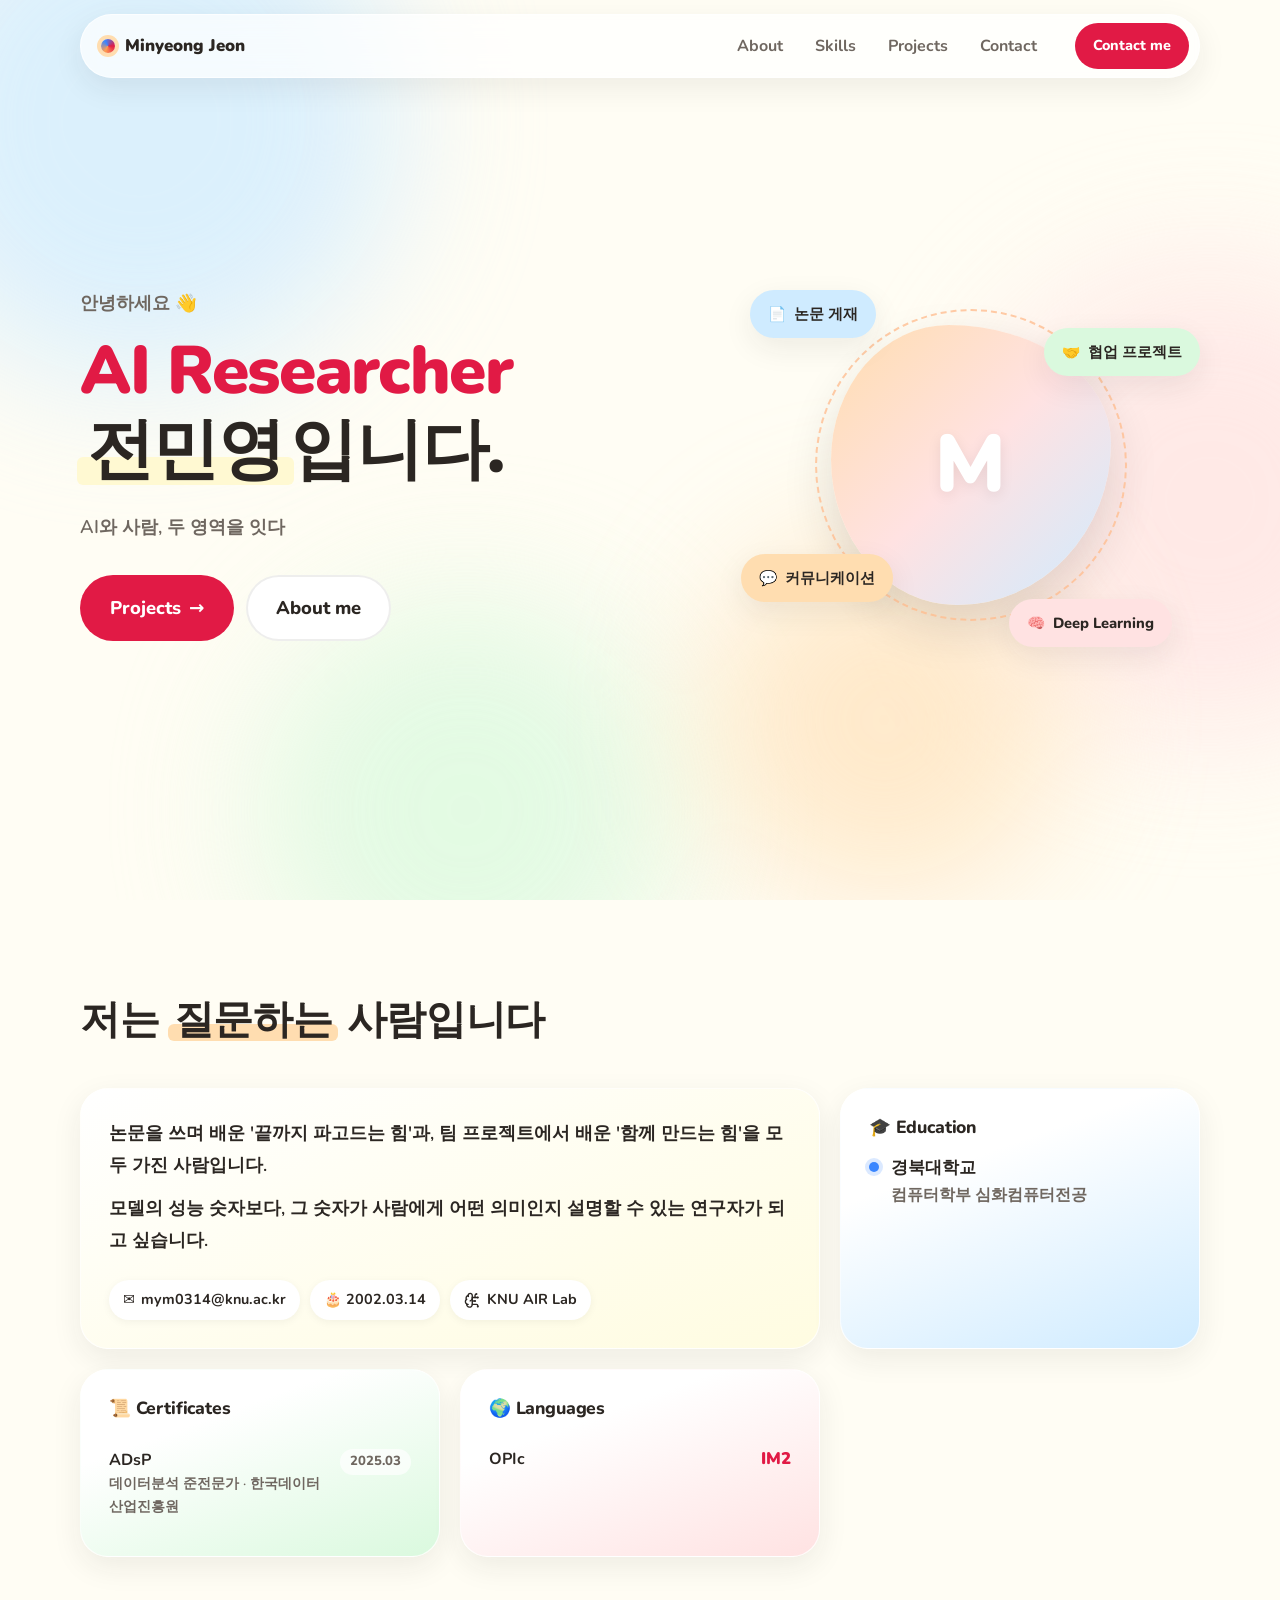
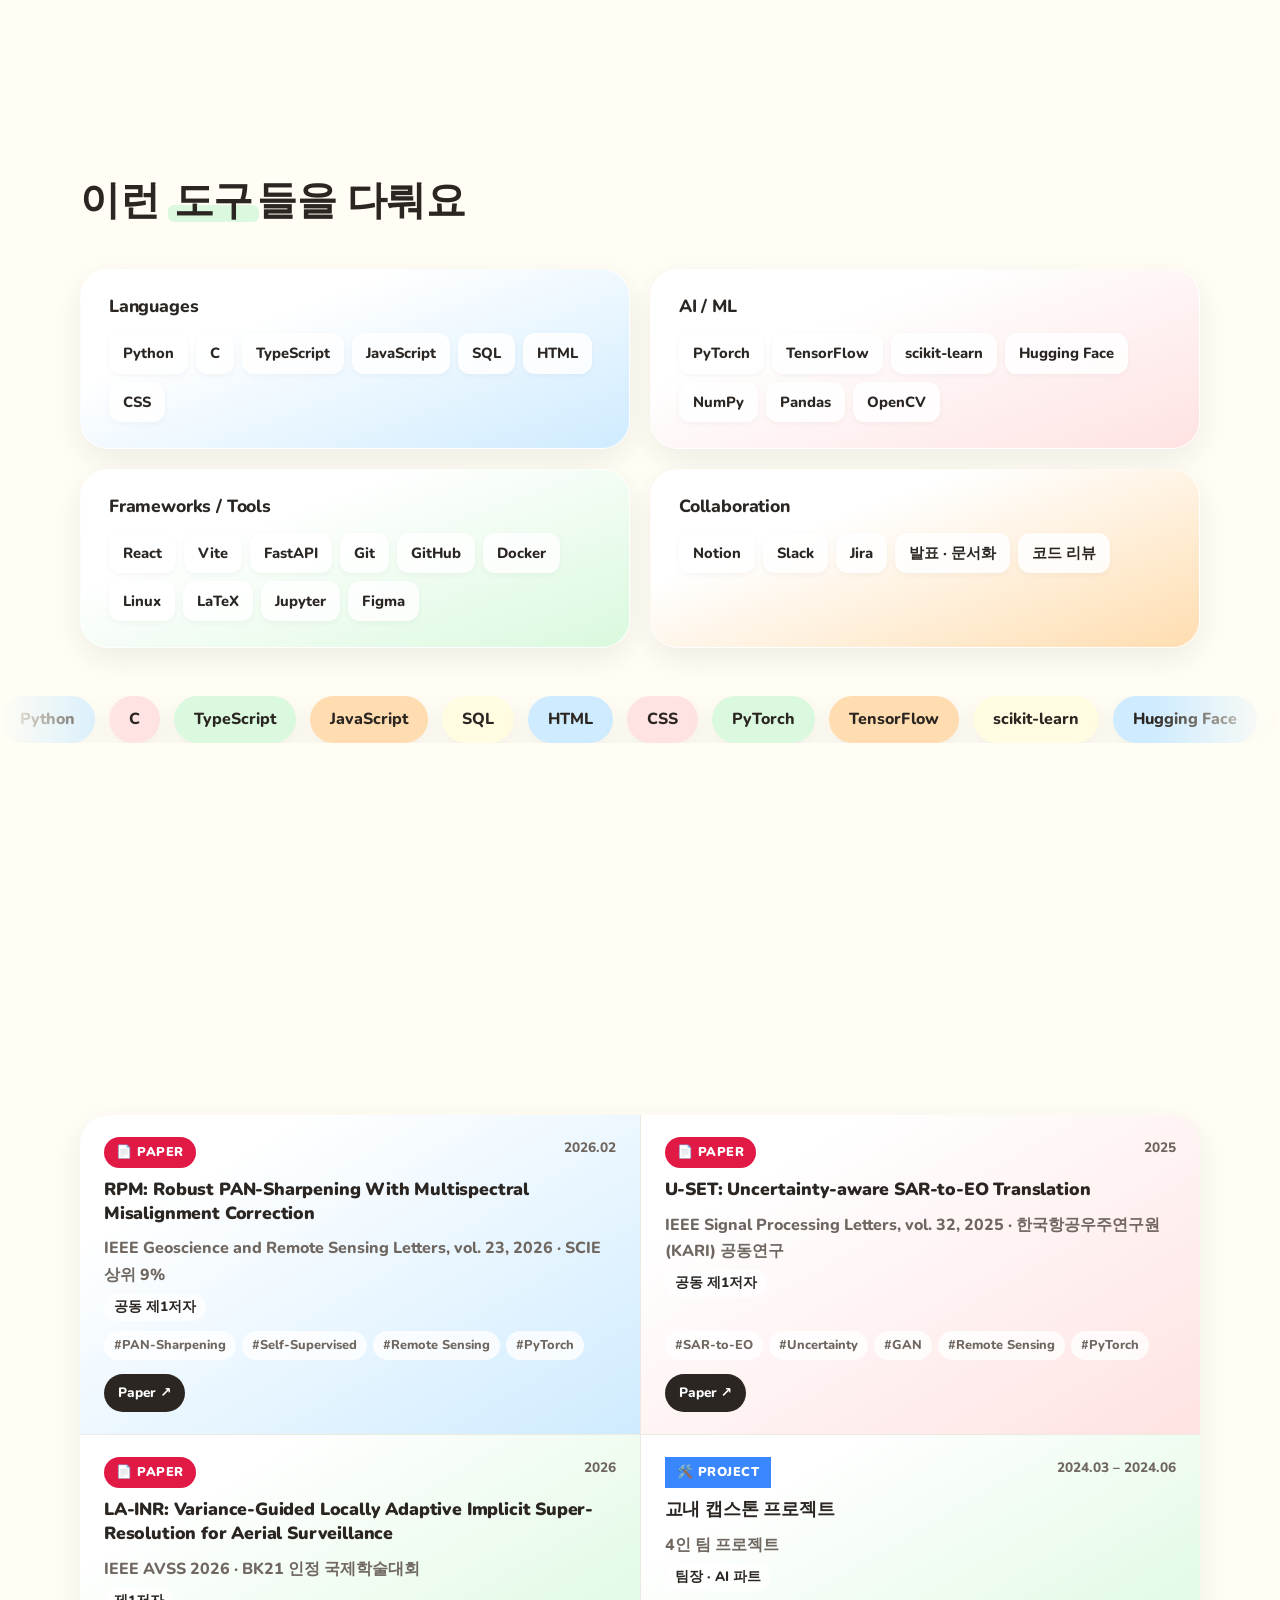
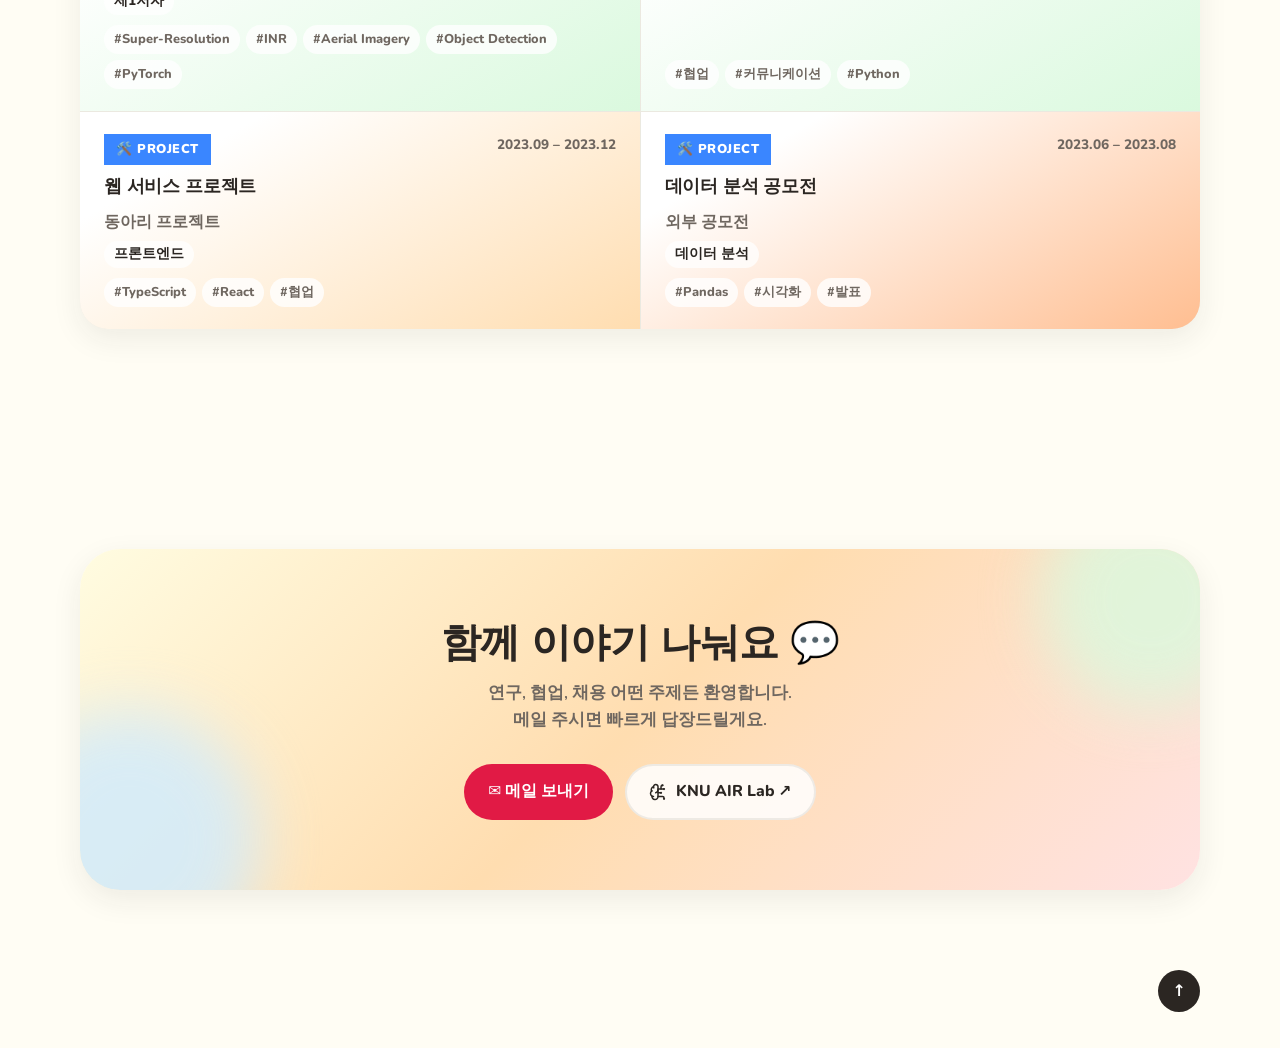
<file: index.html>
<!DOCTYPE html>
<html lang="ko">
<head>
  <meta charset="UTF-8" />
  <meta name="viewport" content="width=device-width, initial-scale=1.0, viewport-fit=cover" />
  <title>Portfolio</title>
  <meta name="description" content="AI 연구와 협업을 함께 담은 포트폴리오" />
  <link rel="icon" href="data:image/svg+xml,<svg xmlns='http://www.w3.org/2000/svg' viewBox='0 0 100 100'><circle cx='50' cy='50' r='46' fill='%23FFBE91'/><circle cx='50' cy='50' r='22' fill='%23E11A45'/></svg>" />

  <link rel="preconnect" href="https://fonts.googleapis.com" />
  <link rel="preconnect" href="https://fonts.gstatic.com" crossorigin />
  <link href="https://fonts.googleapis.com/css2?family=Nunito:wght@400;600;700;800;900&display=swap" rel="stylesheet" />
  <link rel="stylesheet" href="css/style.css?v=20261009d" />
</head>
<body>
  <div class="progress" aria-hidden="true"><span id="progressBar"></span></div>

  <div class="bg" aria-hidden="true">
    <span class="blob blob-1"></span>
    <span class="blob blob-2"></span>
    <span class="blob blob-3"></span>
    <span class="blob blob-4"></span>
  </div>
  <div class="cursor-glow" id="cursorGlow" aria-hidden="true"></div>

  <!-- ===== NAV ===== -->
  <header class="nav-wrap">
    <nav class="nav" aria-label="주요 메뉴">
      <a href="#top" class="nav-logo" id="navLogo"><span class="nav-dot"></span><span id="navName">Portfolio</span></a>
      <ul class="nav-links">
        <li><a href="#about" data-nav="about">About</a></li>
        <li><a href="#skills" data-nav="skills">Skills</a></li>
        <li><a href="#projects" data-nav="projects">Projects</a></li>
        <li><a href="#contact" data-nav="contact">Contact</a></li>
      </ul>
      <a class="btn btn-sm btn-accent" id="navResume" href="#contact">Contact me</a>
      <button class="nav-burger" id="navBurger" aria-label="메뉴 열기" aria-expanded="false">
        <span></span><span></span>
      </button>
    </nav>
  </header>

  <main id="top">
    <!-- ===== HERO ===== -->
    <section class="hero" id="hero">
      <div class="container hero-grid">
        <div class="hero-text">
          <p class="hero-hello reveal">안녕하세요 👋</p>
          <h1 class="hero-title reveal">
            <span class="line"><span class="roles"><span class="roles-inner" id="roleRotator"></span></span></span>
            <span class="line"><span class="mark mark-yellow" id="heroName">이름</span>입니다.</span>
          </h1>
          <p class="hero-tagline reveal" id="heroTagline"></p>
          <div class="hero-cta reveal">
            <a href="#projects" class="btn btn-lg btn-accent">Projects <span class="arrow">→</span></a>
            <a href="#about" class="btn btn-lg btn-ghost">About me</a>
          </div>
        </div>

        <div class="hero-visual reveal">
          <div class="avatar-card tilt" id="avatarCard">
            <div class="avatar" id="avatar"></div>
            <div class="avatar-ring"></div>
          </div>
          <div class="stickers" id="stickers"></div>
        </div>
      </div>
    </section>

    <!-- ===== ABOUT ===== -->
    <section class="section" id="about">
      <div class="container">
        <div class="section-head reveal">
          <h2>저는 <span class="mark mark-peach">질문하는</span> 사람입니다</h2>
        </div>

        <div class="about-grid">
          <div class="about-intro card card-cream reveal">
            <div class="about-intro-text" id="aboutIntro"></div>
            <ul class="about-meta" id="aboutMeta"></ul>
          </div>

          <div class="card card-sky reveal">
            <h3 class="card-title">🎓 Education</h3>
            <ul class="timeline" id="educationList"></ul>
          </div>

          <div class="card card-mint reveal">
            <h3 class="card-title">📜 Certificates</h3>
            <ul class="plain-list" id="certList"></ul>
          </div>

          <div class="card card-pink reveal">
            <h3 class="card-title">🌍 Languages</h3>
            <ul class="plain-list" id="langList"></ul>
          </div>

          <div class="card card-peach reveal" id="awardsCard">
            <h3 class="card-title">🏆 Awards</h3>
            <ul class="plain-list" id="awardList"></ul>
          </div>
        </div>
      </div>
    </section>

    <!-- ===== SKILLS ===== -->
    <section class="section" id="skills">
      <div class="container">
        <div class="section-head reveal">
          <h2>이런 <span class="mark mark-mint">도구</span>들을 다뤄요</h2>
        </div>
        <div class="skills-grid" id="skillsGrid"></div>
      </div>
      <div class="marquee reveal" aria-hidden="true">
        <div class="marquee-track" id="marqueeTrack"></div>
      </div>
    </section>

    <!-- ===== PROJECTS ===== -->
    <section class="section" id="projects">
      <div class="container">
        <div class="section-head reveal">
          <h2>연구와 <span class="mark mark-pink">협업</span>의 기록</h2>
          <div class="filters" id="filters" role="tablist">
            <button class="chip is-active" data-filter="all" role="tab">전체</button>
            <button class="chip" data-filter="paper" role="tab">📄 논문</button>
            <button class="chip" data-filter="project" role="tab">🛠️ 프로젝트</button>
          </div>
        </div>

        <div class="projects-grid" id="projectsGrid"></div>
      </div>
    </section>

    <!-- ===== CONTACT ===== -->
    <section class="section contact" id="contact">
      <div class="container">
        <div class="contact-card reveal">
          <h2>함께 이야기 나눠요 <span class="wave">💬</span></h2>
          <p>연구, 협업, 채용 어떤 주제든 환영합니다.<br />메일 주시면 빠르게 답장드릴게요.</p>
          <div class="contact-links" id="contactLinks"></div>
        </div>
      </div>
    </section>
  </main>

  <footer class="footer">
    <div class="container">
      <a href="#top" class="to-top" aria-label="맨 위로">↑</a>
    </div>
  </footer>

  <script src="js/data.js?v=20261009d"></script>
  <script src="js/main.js?v=20261009d"></script>
</body>
</html>
</file>
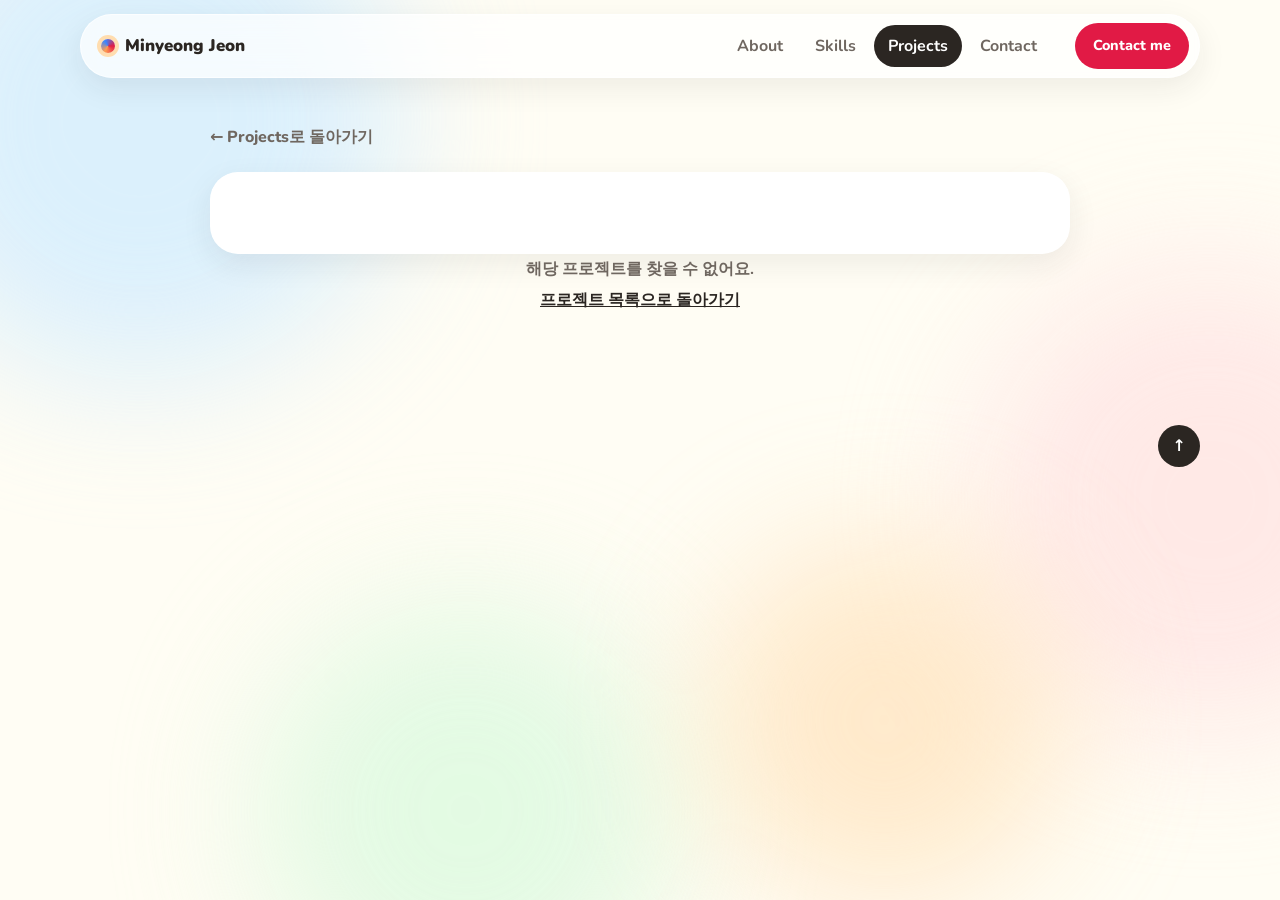
<file: project.html>
<!DOCTYPE html>
<html lang="ko">
<head>
  <meta charset="UTF-8" />
  <meta name="viewport" content="width=device-width, initial-scale=1.0, viewport-fit=cover" />
  <title>Project | Portfolio</title>
  <meta name="description" content="프로젝트 상세" />
  <link rel="icon" href="data:image/svg+xml,<svg xmlns='http://www.w3.org/2000/svg' viewBox='0 0 100 100'><circle cx='50' cy='50' r='46' fill='%23FFBE91'/><circle cx='50' cy='50' r='22' fill='%23E11A45'/></svg>" />

  <link rel="preconnect" href="https://fonts.googleapis.com" />
  <link rel="preconnect" href="https://fonts.gstatic.com" crossorigin />
  <link href="https://fonts.googleapis.com/css2?family=Nunito:wght@400;600;700;800;900&display=swap" rel="stylesheet" />
  <link rel="stylesheet" href="css/style.css?v=20261009d" />
</head>
<body class="page-detail">
  <div class="bg" aria-hidden="true">
    <span class="blob blob-1"></span>
    <span class="blob blob-2"></span>
    <span class="blob blob-3"></span>
    <span class="blob blob-4"></span>
  </div>

  <!-- ===== NAV ===== -->
  <header class="nav-wrap">
    <nav class="nav" aria-label="주요 메뉴">
      <a href="index.html" class="nav-logo"><span class="nav-dot"></span><span id="navName">Portfolio</span></a>
      <ul class="nav-links">
        <li><a href="index.html#about" data-nav="about">About</a></li>
        <li><a href="index.html#skills" data-nav="skills">Skills</a></li>
        <li><a href="index.html#projects" data-nav="projects" class="is-active">Projects</a></li>
        <li><a href="index.html#contact" data-nav="contact">Contact</a></li>
      </ul>
      <a class="btn btn-sm btn-accent" href="index.html#contact">Contact me</a>
      <button class="nav-burger" id="navBurger" aria-label="메뉴 열기" aria-expanded="false">
        <span></span><span></span>
      </button>
    </nav>
  </header>

  <main>
    <section class="section detail">
      <div class="container detail-container">
        <a href="index.html#projects" class="back-link">← Projects로 돌아가기</a>

        <article id="detail" class="detail-card card"></article>

        <p id="notFound" class="detail-empty" hidden>
          해당 프로젝트를 찾을 수 없어요.<br />
          <a href="index.html#projects">프로젝트 목록으로 돌아가기</a>
        </p>
      </div>
    </section>
  </main>

  <footer class="footer">
    <div class="container">
      <a href="#top" class="to-top" aria-label="맨 위로">↑</a>
    </div>
  </footer>

  <script src="js/data.js?v=20261009d"></script>
  <script src="js/project.js?v=20261009d"></script>
</body>
</html>
</file>
<file: css/style.css>
/* ============================================================
   Pastel Portfolio — style.css
   색상은 :root 변수만 바꾸면 전체에 반영됩니다.
   ============================================================ */

/* 나눔스퀘어라운드 (네이버 공식 웹폰트) — 굵기별 매핑 */
@font-face { font-family: "NanumSquareRound"; font-weight: 300; font-display: swap;
  src: url(https://hangeul.pstatic.net/hangeul_static/webfont/NanumSquareRound/NanumSquareRoundL.woff2) format("woff2"), url(https://hangeul.pstatic.net/hangeul_static/webfont/NanumSquareRound/NanumSquareRoundL.woff) format("woff"); }
@font-face { font-family: "NanumSquareRound"; font-weight: 400; font-display: swap;
  src: url(https://hangeul.pstatic.net/hangeul_static/webfont/NanumSquareRound/NanumSquareRoundR.woff2) format("woff2"), url(https://hangeul.pstatic.net/hangeul_static/webfont/NanumSquareRound/NanumSquareRoundR.woff) format("woff"); }
@font-face { font-family: "NanumSquareRound"; font-weight: 600 700; font-display: swap;
  src: url(https://hangeul.pstatic.net/hangeul_static/webfont/NanumSquareRound/NanumSquareRoundB.woff2) format("woff2"), url(https://hangeul.pstatic.net/hangeul_static/webfont/NanumSquareRound/NanumSquareRoundB.woff) format("woff"); }
@font-face { font-family: "NanumSquareRound"; font-weight: 800 900; font-display: swap;
  src: url(https://hangeul.pstatic.net/hangeul_static/webfont/NanumSquareRound/NanumSquareRoundEB.woff2) format("woff2"), url(https://hangeul.pstatic.net/hangeul_static/webfont/NanumSquareRound/NanumSquareRoundEB.woff) format("woff"); }

:root {
  /* 파스텔 */
  --sky: #CFEBFF;
  --cream: #FFFCE1;
  --peach: #FFDDB0;
  --orange: #FFBE91;
  --pink: #FFE2E2;
  --mint: #DAF9DE;
  --olive: #BABF94;
  --taupe: #D2C4B4;

  /* 강조 */
  --crimson: #E11A45;
  --tangerine: #FF9D50;
  --blue: #3A86FF;
  --coral: #FF5B5B;

  /* 기본 */
  --bg: #FFFDF4;
  --ink: #2B2622;
  --ink-soft: #6F6760;
  --line: rgba(43, 38, 34, 0.08);
  --card: #FFFFFF;

  --font: "Nunito", "NanumSquareRound", "Apple SD Gothic Neo", "Pretendard", system-ui, sans-serif;
  --radius-lg: 28px;
  --radius-md: 20px;
  --radius-sm: 14px;
  --shadow: 0 10px 30px rgba(43, 38, 34, 0.08);
  --shadow-hover: 0 22px 50px rgba(43, 38, 34, 0.14);
  --ease: cubic-bezier(.2,.8,.2,1);
  --nav-h: 64px;
}

*, *::before, *::after { box-sizing: border-box; }
html { scroll-behavior: smooth; scroll-padding-top: calc(var(--nav-h) + 24px); }
body {
  margin: 0;
  font-family: var(--font);
  color: var(--ink);
  background: var(--bg);
  line-height: 1.65;
  -webkit-font-smoothing: antialiased;
  overflow-x: hidden;
}
a { color: inherit; text-decoration: none; }
ul { list-style: none; margin: 0; padding: 0; }
h1, h2, h3 { margin: 0; line-height: 1.2; letter-spacing: -0.01em; }
h2 { font-size: clamp(1.7rem, 3.4vw, 2.5rem); font-weight: 800; }
h3 { font-size: 1.1rem; font-weight: 800; }
p { margin: 0; }
button { font-family: inherit; cursor: pointer; }
::selection { background: var(--peach); color: var(--ink); }

.container { width: min(1120px, 100% - 40px); margin-inline: auto; }
@media (max-width: 600px) { .container { width: min(1120px, 100% - 32px); } }

/* ---------- 배경 블롭 ---------- */
.bg { position: fixed; inset: 0; z-index: -1; overflow: hidden; pointer-events: none; }
.blob {
  position: absolute; border-radius: 50%; filter: blur(70px); opacity: .75;
  animation: drift 22s ease-in-out infinite alternate;
}
.blob-1 { width: 520px; height: 520px; background: var(--sky);   top: -140px; left: -120px; }
.blob-2 { width: 460px; height: 460px; background: var(--pink);  top: 30%;  right: -160px; animation-delay: -6s; animation-duration: 26s; }
.blob-3 { width: 420px; height: 420px; background: var(--mint);  bottom: -120px; left: 20%; animation-delay: -12s; animation-duration: 30s; }
.blob-4 { width: 360px; height: 360px; background: var(--peach); top: 60%; left: 55%; animation-delay: -3s; animation-duration: 24s; opacity: .6; }
@keyframes drift {
  0%   { transform: translate(0, 0) scale(1); }
  50%  { transform: translate(60px, -40px) scale(1.08); }
  100% { transform: translate(-40px, 50px) scale(.96); }
}

.cursor-glow {
  position: fixed; width: 340px; height: 340px; border-radius: 50%;
  background: radial-gradient(circle, rgba(255,190,145,.35), rgba(255,190,145,0) 65%);
  pointer-events: none; z-index: 0; transform: translate(-50%, -50%);
  left: -999px; top: -999px; transition: left .25s var(--ease), top .25s var(--ease);
}

/* ---------- 상단 진행바 ---------- */
.progress { position: fixed; top: 0; left: 0; right: 0; height: 4px; z-index: 60; background: transparent; }
.progress span {
  display: block; height: 100%; width: 0%;
  background: linear-gradient(90deg, var(--blue), var(--tangerine), var(--crimson));
  border-radius: 0 4px 4px 0; transition: width .1s linear;
}

/* ---------- 네비 ---------- */
.nav-wrap { position: sticky; top: 14px; z-index: 50; padding-inline: 20px; }
.nav {
  width: min(1120px, 100%); margin-inline: auto; height: var(--nav-h);
  display: flex; align-items: center; gap: 24px;
  padding: 0 10px 0 20px;
  background: rgba(255, 255, 255, .72);
  backdrop-filter: blur(14px); -webkit-backdrop-filter: blur(14px);
  border: 1px solid rgba(255,255,255,.7);
  border-radius: 999px; box-shadow: var(--shadow);
  position: relative;
}
.nav-logo { display: flex; align-items: center; gap: 10px; font-weight: 900; font-size: 1.05rem; }
.nav-dot {
  width: 14px; height: 14px; border-radius: 50%;
  background: conic-gradient(from 90deg, var(--crimson), var(--tangerine), var(--blue), var(--crimson));
  box-shadow: 0 0 0 4px var(--peach);
  animation: spin 6s linear infinite;
}
@keyframes spin { to { transform: rotate(360deg); } }
.nav-links { display: flex; gap: 4px; margin-left: auto; }
.nav-links a {
  display: inline-block; padding: 8px 14px; border-radius: 999px; font-weight: 700; color: var(--ink-soft);
  transition: background .25s var(--ease), color .25s var(--ease);
}
.nav-links a:hover { background: var(--cream); color: var(--ink); }
.nav-links a[data-nav="about"]:hover    { background: var(--peach); }
.nav-links a[data-nav="skills"]:hover   { background: var(--mint); }
.nav-links a[data-nav="projects"]:hover { background: var(--pink); }
.nav-links a[data-nav="contact"]:hover  { background: var(--sky); }
.nav-links a.is-active { background: var(--ink); color: #fff; }
.nav-burger { display: none; width: 44px; height: 44px; border: 0; background: transparent; border-radius: 50%; flex-direction: column; gap: 6px; align-items: center; justify-content: center; }
.nav-burger span { width: 22px; height: 2.5px; background: var(--ink); border-radius: 2px; transition: transform .3s var(--ease); }
.nav-burger[aria-expanded="true"] span:first-child { transform: translateY(4px) rotate(45deg); }
.nav-burger[aria-expanded="true"] span:last-child { transform: translateY(-4px) rotate(-45deg); }

@media (max-width: 760px) {
  .nav { gap: 10px; }
  .nav-burger { display: flex; margin-left: auto; }
  .nav .btn-sm { display: none; }
  .nav-links {
    position: absolute; top: calc(100% + 10px); left: 0; right: 0;
    flex-direction: column; padding: 10px; margin: 0;
    background: rgba(255,255,255,.95); backdrop-filter: blur(14px);
    border-radius: var(--radius-md); box-shadow: var(--shadow);
    opacity: 0; transform: translateY(-8px); pointer-events: none;
    transition: opacity .25s var(--ease), transform .25s var(--ease);
  }
  .nav-links.is-open { opacity: 1; transform: none; pointer-events: auto; }
  .nav-links a { display: block; padding: 12px 16px; }
}

/* ---------- 버튼 / 칩 ---------- */
.btn {
  display: inline-flex; align-items: center; gap: 8px;
  padding: 13px 22px; border-radius: 999px; font-weight: 800; font-size: .98rem;
  border: 2px solid transparent; transition: transform .25s var(--ease), box-shadow .25s var(--ease), background .25s var(--ease);
}
.btn:hover { transform: translateY(-3px); box-shadow: var(--shadow-hover); }
.btn:active { transform: translateY(0) scale(.98); }
.btn-accent { background: var(--crimson); color: #fff; }
.btn-accent:hover { background: #c8143c; }
.btn-ghost { background: #fff; color: var(--ink); border-color: var(--line); }
.btn-sm { padding: 9px 16px; font-size: .9rem; }
.btn-lg { padding: 16px 28px; font-size: 1.15rem; }
.btn .arrow { transition: transform .25s var(--ease); }
.btn:hover .arrow { transform: translateX(4px); }

.chip {
  padding: 8px 16px; border-radius: 999px; border: 2px solid transparent;
  background: #fff; color: var(--ink-soft); font-weight: 700; font-size: .92rem;
  transition: all .25s var(--ease);
}
.chip:hover { border-color: var(--taupe); color: var(--ink); transform: translateY(-2px); }
.chip.is-active { background: var(--ink); color: #fff; }

.eyebrow {
  display: inline-block; padding: 6px 14px; border-radius: 999px;
  font-size: .82rem; font-weight: 800; letter-spacing: .04em; text-transform: uppercase;
  margin-bottom: 14px; color: var(--ink);
}
.eyebrow-sky { background: var(--sky); } .eyebrow-mint { background: var(--mint); }
.eyebrow-pink { background: var(--pink); } .eyebrow-peach { background: var(--peach); }

/* 연구실 링크 아이콘 */
.icon-lab { width: 1.15em; height: 1.15em; vertical-align: -0.2em; flex-shrink: 0; }

/* 형광펜 강조 */
.mark { position: relative; display: inline-block; z-index: 0; padding: 0 .1em; }
.mark::after {
  content: ""; position: absolute; left: -.05em; right: -.05em; bottom: .08em; height: .42em;
  border-radius: 6px; z-index: -1; transform: scaleX(0); transform-origin: left;
  transition: transform .6s var(--ease) .2s;
}
.is-visible .mark::after, .hero .mark::after { transform: scaleX(1); }
.mark-sky::after { background: var(--sky); } .mark-peach::after { background: var(--peach); }
.mark-mint::after { background: var(--mint); } .mark-pink::after { background: var(--pink); }
.mark-orange::after { background: var(--orange); }
.mark-yellow::after { background: #FFF9D2; }

/* 데스크톱(마우스 환경)에서만 섹션 단위 스크롤 스냅. proximity 라 긴 섹션 안에서는 자유롭게 스크롤 */
@media (min-width: 1024px) and (pointer: fine) and (prefers-reduced-motion: no-preference) {
  html { scroll-snap-type: y proximity; }
  .hero, .section { scroll-snap-align: start; }
}

/* ---------- 섹션 공통 ---------- */
.section { padding: 110px 0; position: relative; }
.section-head { margin-bottom: 44px; }
.section-head h2 { margin-bottom: 8px; }

/* 스크롤 리빌 */
.reveal { opacity: 0; transform: translateY(28px); transition: opacity .8s var(--ease), transform .8s var(--ease); }
.reveal.is-visible { opacity: 1; transform: none; }
/* 섹션 큰 제목은 위에서 아래로 내려오며 나타남 (부모 .reveal 은 이동 없이 페이드만) */
.section-head.reveal, .contact-card.reveal { transform: none; }
.section-head h2, .contact-card h2 {
  opacity: 0; transform: translateY(-26px); clip-path: inset(0 0 100% 0);
  transition: opacity .9s var(--ease) .1s, transform .9s var(--ease) .1s, clip-path .9s var(--ease) .1s;
}
.section-head.is-visible h2, .contact-card.is-visible h2 { opacity: 1; transform: none; clip-path: inset(-0.2em 0 -0.3em 0); }
.reveal[data-delay="1"] { transition-delay: .1s; }
.reveal[data-delay="2"] { transition-delay: .2s; }
.reveal[data-delay="3"] { transition-delay: .3s; }
.reveal[data-delay="4"] { transition-delay: .4s; }

/* ---------- 카드 ---------- */
.card {
  background: var(--card); border-radius: var(--radius-lg); padding: 28px;
  box-shadow: var(--shadow); border: 1px solid rgba(255,255,255,.8);
  transition: transform .35s var(--ease), box-shadow .35s var(--ease);
}
.card:hover { transform: translateY(-6px); box-shadow: var(--shadow-hover); }
.card-title { margin-bottom: 16px; display: flex; align-items: center; gap: 8px; }
.card-cream { background: linear-gradient(160deg, #fff, var(--cream)); }
.card-sky   { background: linear-gradient(160deg, #fff 30%, var(--sky)); }
.card-mint  { background: linear-gradient(160deg, #fff 30%, var(--mint)); }
.card-pink  { background: linear-gradient(160deg, #fff 30%, var(--pink)); }
.card-peach { background: linear-gradient(160deg, #fff 30%, var(--peach)); }

/* ---------- HERO ---------- */
.hero { min-height: calc(100vh - var(--nav-h) - 14px); display: flex; align-items: center; padding: 60px 0 80px; position: relative; }
.hero-grid { display: grid; grid-template-columns: 1.15fr .85fr; gap: 40px; align-items: center; }
.hero-hello { font-weight: 800; color: var(--ink-soft); font-size: 1.1rem; margin-bottom: 14px; }
.hero-title { font-size: clamp(2.3rem, 5.6vw, 4.2rem); font-weight: 900; line-height: 1.18; letter-spacing: -0.02em; }
.hero-title .line { display: block; }
.roles { display: inline-block; height: 1.18em; overflow: hidden; vertical-align: bottom; color: var(--crimson); }
.roles-inner { display: block; transition: transform .6s var(--ease); }
.roles-inner span { display: block; height: 1.18em; line-height: 1.18em; white-space: nowrap; }
.hero-tagline { margin-top: 22px; font-size: 1.15rem; color: var(--ink-soft); max-width: 520px; font-weight: 600; }
.hero-cta { margin-top: 32px; display: flex; gap: 12px; flex-wrap: wrap; }

.hero-visual { position: relative; display: flex; justify-content: center; align-items: center; min-height: 380px; }
.avatar-card { position: relative; width: 280px; height: 280px; }
.avatar {
  width: 100%; height: 100%; border-radius: 42% 58% 55% 45% / 48% 42% 58% 52%;
  background: linear-gradient(135deg, var(--peach), var(--pink) 50%, var(--sky));
  display: flex; align-items: center; justify-content: center;
  font-size: 5rem; font-weight: 900; color: #fff; text-shadow: 0 4px 14px rgba(0,0,0,.08);
  overflow: hidden; box-shadow: var(--shadow-hover);
  animation: morph 10s ease-in-out infinite;
}
.avatar img { width: 100%; height: 100%; object-fit: cover; }
.avatar-ring {
  position: absolute; inset: -16px; border-radius: 50%; border: 2.5px dashed var(--orange);
  animation: spin 28s linear infinite; opacity: .8; pointer-events: none;
}
@keyframes morph {
  0%,100% { border-radius: 42% 58% 55% 45% / 48% 42% 58% 52%; }
  50%     { border-radius: 58% 42% 45% 55% / 42% 58% 42% 58%; }
}
.stickers { position: absolute; inset: 0; pointer-events: none; }
.sticker {
  position: absolute; display: inline-flex; align-items: center; gap: 8px;
  padding: 10px 16px; border-radius: 999px; font-weight: 800; font-size: .92rem;
  background: #fff; box-shadow: var(--shadow); border: 2px solid transparent;
  animation: float 5s ease-in-out infinite; pointer-events: auto;
  transition: transform .3s var(--ease);
}
.sticker:hover { transform: scale(1.08) rotate(-3deg) !important; }
.sticker-sky { background: var(--sky); } .sticker-mint { background: var(--mint); }
.sticker-peach { background: var(--peach); } .sticker-pink { background: var(--pink); }
.sticker-orange { background: var(--orange); } .sticker-cream { background: var(--cream); }
.sticker:nth-child(1) { top: 4%;  left: 2%;  animation-delay: 0s; }
.sticker:nth-child(2) { top: 14%; right: 0%; animation-delay: -1.5s; }
.sticker:nth-child(3) { bottom: 14%; left: 0%; animation-delay: -3s; }
.sticker:nth-child(4) { bottom: 2%; right: 6%; animation-delay: -4.5s; }
@keyframes float { 0%,100% { transform: translateY(0) rotate(-2deg); } 50% { transform: translateY(-12px) rotate(2deg); } }


@media (max-width: 900px) {
  .hero-grid { grid-template-columns: 1fr; }
  .hero-visual { order: -1; min-height: 320px; }
  .avatar-card { width: 220px; height: 220px; }
  .avatar { font-size: 4rem; }
  .hero { padding: 30px 0 80px; min-height: auto; }
}

/* ---------- ABOUT ---------- */
.about-grid { display: grid; grid-template-columns: repeat(3, 1fr); gap: 20px; }
.about-intro { grid-column: span 2; display: flex; flex-direction: column; justify-content: space-between; gap: 24px; }
.about-intro-text p { font-size: 1.12rem; font-weight: 600; line-height: 1.8; }
.about-intro-text p + p { margin-top: 10px; }
.about-meta { display: flex; flex-wrap: wrap; gap: 10px; }
.about-meta li { display: inline-flex; align-items: center; gap: 6px; padding: 8px 14px; border-radius: 999px; background: #fff; box-shadow: 0 2px 8px rgba(0,0,0,.05); font-weight: 700; font-size: .9rem; }
.about-meta li a:hover { color: var(--blue); }
#awardsCard { grid-column: span 3; }
#awardsCard .plain-list { display: grid; grid-template-columns: repeat(auto-fill, minmax(260px, 1fr)); gap: 10px; }
#awardsCard .plain-list li { background: rgba(255,255,255,.65); border-radius: var(--radius-sm); padding: 12px 16px; }

.timeline li { position: relative; padding-left: 22px; padding-bottom: 16px; }
.timeline li::before { content: ""; position: absolute; left: 0; top: 8px; width: 10px; height: 10px; border-radius: 50%; background: var(--blue); box-shadow: 0 0 0 4px rgba(58,134,255,.18); }
.timeline li::after { content: ""; position: absolute; left: 4.5px; top: 22px; bottom: 0; width: 1.5px; background: var(--line); }
.timeline li:last-child::after { display: none; }
.timeline strong { display: block; font-size: 1.05rem; }
.timeline .sub { color: var(--ink-soft); font-weight: 600; }
.timeline .period, .plain-list .period { display: inline-block; margin-top: 4px; font-size: .82rem; font-weight: 800; color: var(--ink-soft); background: rgba(255,255,255,.7); padding: 2px 10px; border-radius: 999px; }

.plain-list li { display: flex; justify-content: space-between; align-items: baseline; gap: 10px; padding: 10px 0; border-bottom: 1.5px dashed var(--line); }
.plain-list li:last-child { border-bottom: 0; }
.plain-list strong { font-size: 1rem; }
.plain-list .sub { display: block; font-size: .85rem; color: var(--ink-soft); font-weight: 600; }
.plain-list .score { font-weight: 900; color: var(--crimson); font-size: 1.05rem; white-space: nowrap; }
.plain-list .empty { color: var(--ink-soft); font-weight: 600; }

@media (max-width: 900px) {
  .about-grid { grid-template-columns: 1fr 1fr; }
  .about-intro { grid-column: span 2; }
  #awardsCard { grid-column: span 2; }
}
@media (max-width: 600px) {
  .about-grid { grid-template-columns: 1fr; }
  .about-intro, #awardsCard { grid-column: span 1; }
  .card { padding: 22px; }
}

/* ---------- SKILLS ---------- */
.skills-grid { display: grid; grid-template-columns: repeat(2, 1fr); gap: 20px; }
.skill-card { padding: 26px 28px; }
.skill-card .card-title { justify-content: space-between; }
.skill-count { font-size: .8rem; font-weight: 800; color: var(--ink-soft); background: rgba(255,255,255,.7); padding: 2px 10px; border-radius: 999px; }
.skill-tags { display: flex; flex-wrap: wrap; gap: 8px; }
.skill-tag {
  padding: 8px 14px; border-radius: 12px; background: rgba(255,255,255,.85); font-weight: 800; font-size: .92rem;
  box-shadow: 0 2px 6px rgba(0,0,0,.04); transition: transform .25s var(--ease), background .25s var(--ease), color .25s var(--ease);
}
.skill-tag:hover { transform: translateY(-3px) rotate(-1.5deg); background: var(--ink); color: #fff; }
@media (max-width: 760px) { .skills-grid { grid-template-columns: 1fr; } }

.marquee { margin-top: 48px; overflow: hidden; -webkit-mask-image: linear-gradient(90deg, transparent, #000 10%, #000 90%, transparent); mask-image: linear-gradient(90deg, transparent, #000 10%, #000 90%, transparent); }
.marquee-track { display: flex; gap: 14px; width: max-content; animation: marquee 40s linear infinite; }
.marquee:hover .marquee-track { animation-play-state: paused; }
.marquee-item { padding: 10px 20px; border-radius: 999px; font-weight: 800; font-size: 1rem; white-space: nowrap; background: #fff; box-shadow: var(--shadow); }
.marquee-item:nth-child(5n+1) { background: var(--sky); }
.marquee-item:nth-child(5n+2) { background: var(--pink); }
.marquee-item:nth-child(5n+3) { background: var(--mint); }
.marquee-item:nth-child(5n+4) { background: var(--peach); }
.marquee-item:nth-child(5n+5) { background: var(--cream); }
@keyframes marquee { to { transform: translateX(-50%); } }

/* ---------- PROJECTS ---------- */
.filters { display: flex; gap: 8px; flex-wrap: wrap; margin-top: 20px; }
/* 카드 2열, 서로 맞닿게. 1px 간격 뒤로 비치는 배경이 구분선 역할 (필터로 카드가 숨어도 선이 어긋나지 않음) */
.projects-grid { display: grid; grid-template-columns: 1fr 1fr; gap: 1px; background: rgba(0,0,0,.08); border-radius: var(--radius-lg); overflow: hidden; box-shadow: var(--shadow); }
.projects-grid .project { border-radius: 0; box-shadow: none; border: 0; }
.projects-grid .project:hover { transform: none; box-shadow: none; }
.projects-grid .project-venue { flex-direction: column; align-items: flex-start; gap: 6px; }  /* 저자 버튼을 학회 아래 줄에 */
@media (max-width: 700px) { .projects-grid { grid-template-columns: 1fr; } }

.project { display: flex; flex-direction: column; gap: 10px; position: relative; overflow: hidden; padding: 22px 24px; }
.project.is-hidden { display: none; }
.project-head { display: flex; justify-content: space-between; align-items: flex-start; gap: 12px; flex-wrap: wrap; }
.project-type { display: inline-flex; align-items: center; gap: 6px; font-size: .8rem; font-weight: 900; letter-spacing: .04em; text-transform: uppercase; padding: 5px 12px; border-radius: 999px; background: var(--ink); color: #fff; }
.project-type.paper { background: var(--crimson); }
.project-type.project { background: var(--blue); }
.project-period { font-size: .85rem; font-weight: 800; color: var(--ink-soft); }
.project-title { font-size: 1.1rem; font-weight: 900; line-height: 1.35; color: var(--ink); }
.project-venue { font-weight: 800; color: var(--ink-soft); display: flex; gap: 8px; flex-wrap: wrap; align-items: center; }
.project-venue .role { background: rgba(255,255,255,.75); padding: 2px 10px; border-radius: 999px; color: var(--ink); font-size: .85rem; }
.project-summary { color: var(--ink-soft); font-weight: 600; line-height: 1.75; }
.project-highlights li { position: relative; padding-left: 20px; font-weight: 700; font-size: .95rem; line-height: 1.6; }
.project-highlights li::before { content: "•"; position: absolute; left: 4px; color: var(--tangerine); font-weight: 900; }
.project-tags { display: flex; flex-wrap: wrap; gap: 6px; margin-top: auto; }
.project-tag { font-size: .8rem; font-weight: 800; padding: 4px 10px; border-radius: 999px; background: rgba(255,255,255,.8); color: var(--ink-soft); }
.project-links { display: flex; gap: 8px; flex-wrap: wrap; margin-top: 4px; }
.project-links a {
  display: inline-flex; align-items: center; gap: 6px; padding: 8px 14px; border-radius: 999px;
  background: var(--ink); color: #fff; font-weight: 800; font-size: .85rem; transition: transform .25s var(--ease), background .25s var(--ease);
}
.project-links a:hover { transform: translateY(-2px); background: var(--crimson); }
.project-links { position: relative; z-index: 3; }   /* 오버레이 위에서도 클릭 가능 */

/* hover 시 반투명 검정 오버레이 + 흰 제목. 클릭하면 상세 페이지로 이동 */
.project-overlay {
  position: absolute; inset: 0; z-index: 2;
  display: flex; flex-direction: column; justify-content: center; align-items: center; gap: 12px;
  padding: 28px; text-align: center;
  background: rgba(20, 20, 24, .78); color: #fff;
  opacity: 0; transition: none;                 /* 마우스 떼면 즉시 사라짐 */
  border-radius: inherit;
}
.project:hover .project-overlay, .project:focus-within .project-overlay { opacity: 1; transition: opacity .3s var(--ease); }
.project-overlay-type { font-size: .78rem; font-weight: 900; letter-spacing: .08em; text-transform: uppercase; opacity: .8; }
.project-overlay-title { font-size: 1.45rem; font-weight: 900; line-height: 1.35; transform: translateY(8px); transition: transform .35s var(--ease); }
.project-overlay-cta { margin-top: 6px; padding: 9px 18px; border-radius: 999px; background: #fff; color: var(--ink); font-weight: 800; font-size: .9rem; }
.project:hover .project-overlay-title, .project:focus-within .project-overlay-title { transform: none; }
@media (hover: none) { .project-overlay { opacity: 0; } }  /* 터치 기기: 탭하면 바로 상세로 이동 */

/* 프로젝트 카드 배경색 */
.bg-sky    { background: linear-gradient(150deg, #fff 20%, var(--sky)); }
.bg-peach  { background: linear-gradient(150deg, #fff 20%, var(--peach)); }
.bg-orange { background: linear-gradient(150deg, #fff 20%, var(--orange)); }
.bg-pink   { background: linear-gradient(150deg, #fff 20%, var(--pink)); }
.bg-mint   { background: linear-gradient(150deg, #fff 20%, var(--mint)); }
.bg-olive  { background: linear-gradient(150deg, #fff 20%, var(--olive)); }
.bg-taupe  { background: linear-gradient(150deg, #fff 20%, var(--taupe)); }
.bg-cream  { background: linear-gradient(150deg, #fff 20%, var(--cream)); }

/* ---------- CONTACT ---------- */
.contact { padding-bottom: 60px; }
.contact-card {
  text-align: center; padding: 70px 30px; border-radius: 40px;
  background: linear-gradient(135deg, var(--cream), var(--peach) 50%, var(--pink));
  box-shadow: var(--shadow); position: relative; overflow: hidden;
}
.contact-card::before, .contact-card::after {
  content: ""; position: absolute; border-radius: 50%; filter: blur(30px); opacity: .8; pointer-events: none;
}
.contact-card::before { width: 260px; height: 260px; background: var(--sky); left: -80px; bottom: -80px; }
.contact-card::after { width: 220px; height: 220px; background: var(--mint); right: -60px; top: -60px; }
.contact-card h2 { margin-bottom: 12px; }
.contact-card p { color: var(--ink-soft); font-weight: 600; font-size: 1.05rem; }
.contact-links { margin-top: 30px; display: flex; gap: 12px; justify-content: center; flex-wrap: wrap; position: relative; }
.contact-links .btn-ghost { background: rgba(255,255,255,.85); }
.wave { display: inline-block; animation: wave 2.4s ease-in-out infinite; transform-origin: 70% 70%; }
@keyframes wave { 0%,100% { transform: rotate(0); } 25% { transform: rotate(14deg); } 75% { transform: rotate(-8deg); } }

/* ---------- 프로젝트 상세 페이지 (project.html) ---------- */
.page-detail .section { padding: 60px 0 90px; }
.detail-container { max-width: 860px; }
.back-link { display: inline-block; margin-bottom: 22px; font-weight: 800; color: var(--ink-soft); transition: color .25s var(--ease), transform .25s var(--ease); }
.back-link:hover { color: var(--ink); transform: translateX(-4px); }
.detail-card { display: flex; flex-direction: column; gap: 18px; padding: 40px; }
.detail-card:hover { transform: none; box-shadow: var(--shadow); }
.detail-title { font-size: clamp(1.8rem, 3.6vw, 2.6rem); font-weight: 900; line-height: 1.25; letter-spacing: -0.01em; }
.detail-subtitle { font-size: 1.15rem; font-weight: 800; color: #2373F4; margin-top: -8px; }
.detail-hero { margin: 6px 0 4px; }
.detail-hero img { display: block; width: 100%; border-radius: 16px; background: #fff; box-shadow: var(--shadow); }
.detail-summary { display: flex; flex-direction: column; gap: 12px; }
.detail-summary p { font-size: 1.05rem; font-weight: 600; line-height: 1.85; color: var(--ink-soft); }
.detail-stats { display: grid; grid-template-columns: repeat(auto-fit, minmax(180px, 1fr)); gap: 12px; margin: 6px 0; }
.detail-stats .stat { background: rgba(255,255,255,.8); border-radius: 16px; padding: 16px 18px; display: flex; flex-direction: column; gap: 4px; }
.detail-stats strong { font-size: 1.6rem; font-weight: 900; color: var(--crimson); line-height: 1.1; letter-spacing: -0.01em; }
.detail-stats span { font-weight: 800; font-size: .92rem; }
.detail-stats small { font-size: .8rem; font-weight: 600; color: var(--ink-soft); }
.detail-section { display: flex; flex-direction: column; gap: 10px; padding: 18px 20px; border-radius: 16px; background: rgba(255,255,255,.6); }
.detail-section p { font-size: 1.02rem; font-weight: 600; line-height: 1.8; color: var(--ink-soft); }
.detail-list { display: flex; flex-direction: column; gap: 8px; }
.detail-list li { position: relative; padding-left: 20px; font-weight: 600; font-size: .98rem; line-height: 1.7; color: var(--ink-soft); }
.detail-list li::before { content: "•"; position: absolute; left: 4px; color: var(--tangerine); font-weight: 900; }
.detail-images { display: grid; gap: 14px; grid-template-columns: repeat(auto-fit, minmax(260px, 1fr)); }
.detail-images img { width: 100%; border-radius: 16px; box-shadow: var(--shadow); background: #fff; display: block; }
.detail-sub { font-size: 1.05rem; font-weight: 900; }
.detail-empty { text-align: center; font-weight: 700; color: var(--ink-soft); line-height: 1.9; }
.detail-empty a { text-decoration: underline; color: var(--ink); }
@media (max-width: 600px) { .detail-card { padding: 24px; } }

/* ---------- FOOTER ---------- */
.footer { padding: 20px 0 36px; }
.footer .container { display: flex; justify-content: flex-end; align-items: center; }
.to-top { width: 42px; height: 42px; border-radius: 50%; background: var(--ink); color: #fff; display: grid; place-items: center; font-weight: 900; transition: transform .25s var(--ease), background .25s var(--ease); }
.to-top:hover { transform: translateY(-4px); background: var(--crimson); }

/* ---------- 모션 줄이기 ---------- */
@media (prefers-reduced-motion: reduce) {
  *, *::before, *::after { animation: none !important; transition: none !important; }
  .reveal { opacity: 1; transform: none; }
  .section-head h2, .contact-card h2 { opacity: 1; transform: none; clip-path: none; }
  .cursor-glow { display: none; }
}
</file>
